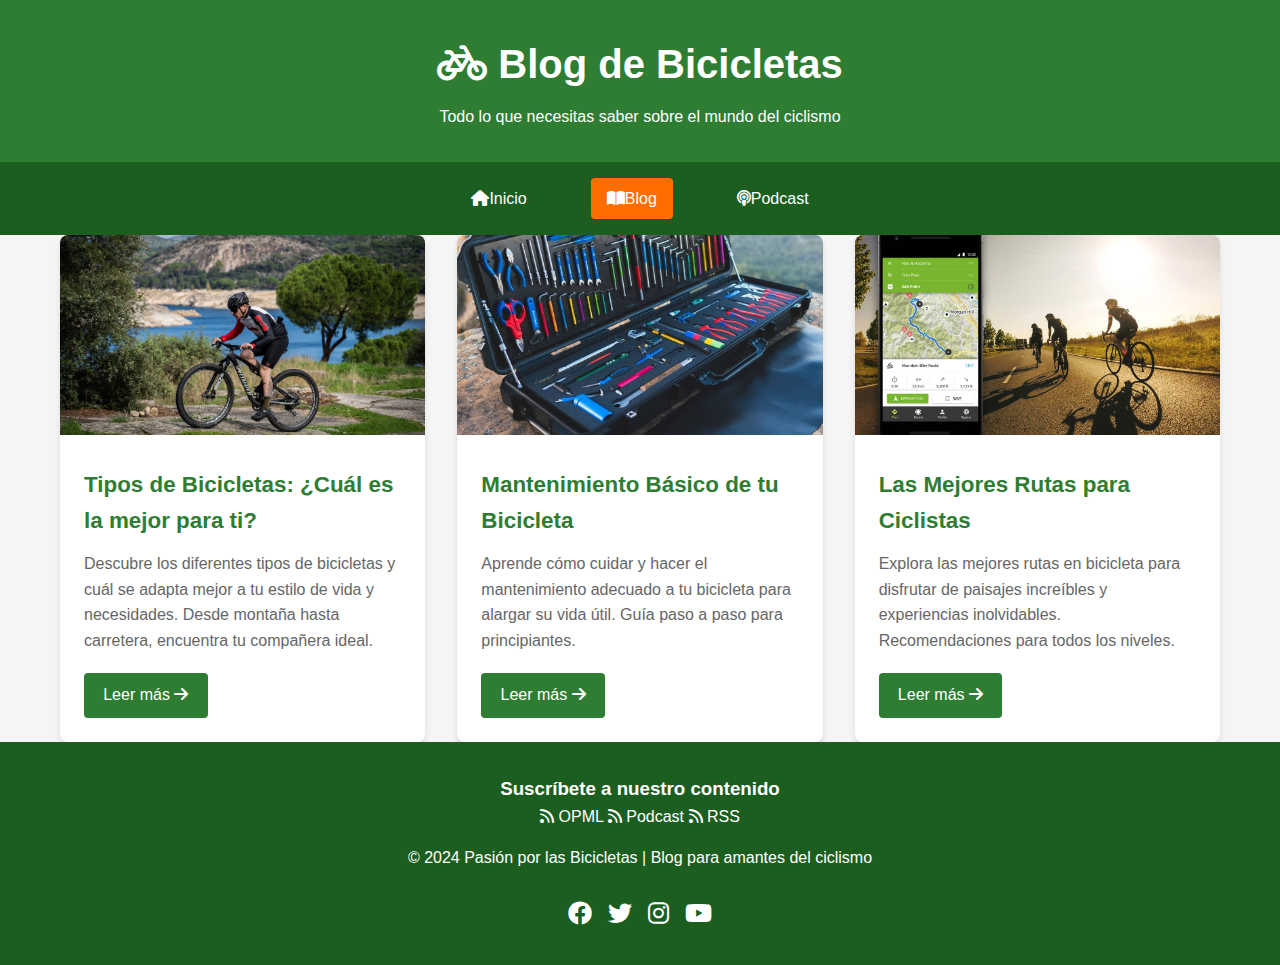
<file: blog/index.html>
<!DOCTYPE html>
<html lang="es">
<head>
    <meta charset="UTF-8">
    <meta name="viewport" content="width=device-width, initial-scale=1.0">
    <title>Blog de Bicicletas | Pasión por el Ciclismo</title>
    <link rel="stylesheet" href="../css/styles.css">
    <link rel="stylesheet" href="https://cdnjs.cloudflare.com/ajax/libs/font-awesome/6.0.0-beta3/css/all.min.css">
</head>
<body>
    <header>
        <div class="container">
            <h1><i class="fas fa-bicycle"></i> Blog de Bicicletas</h1>
            <p>Todo lo que necesitas saber sobre el mundo del ciclismo</p>
        </div>
    </header>
    
    <nav>
        <div class="container">
            <ul>
                <li><a href="../index.html"><i class="fas fa-home"></i> Inicio</a></li>
                <li><a href="index.html" class="active"><i class="fas fa-book-open"></i> Blog</a>
                    <ul>
                        <li><a href="posts/post1.html"><i class="fas fa-biking"></i> Tipos de Bicicletas</a></li>
                        <li><a href="posts/post2.html"><i class="fas fa-tools"></i> Mantenimiento</a></li>
                        <li><a href="posts/post3.html"><i class="fas fa-route"></i> Rutas Recomendadas</a></li>
                    </ul>
                </li>
                <li><a href="../podcast/index.html"><i class="fas fa-podcast"></i> Podcast</a></li>
            </ul>
        </div>
    </nav>
    
    <main class="container">
        <section class="blog-container">
            <article class="blog-post">
                <img src="../blog/images/Montaña.jpg" alt="Bicicleta de montaña">
                <div class="blog-post-content">
                    <h2><a href="posts/post1.html">Tipos de Bicicletas: ¿Cuál es la mejor para ti?</a></h2>
                    <p>Descubre los diferentes tipos de bicicletas y cuál se adapta mejor a tu estilo de vida y necesidades. Desde montaña hasta carretera, encuentra tu compañera ideal.</p>
                    <a href="posts/post1.html" class="read-more">Leer más <i class="fas fa-arrow-right"></i></a>
                </div>
            </article>
            
            <article class="blog-post">
                <img src="../blog/images/herramienta.jpg" alt="Herramientas para mantenimiento">
                <div class="blog-post-content">
                    <h2><a href="posts/post2.html">Mantenimiento Básico de tu Bicicleta</a></h2>
                    <p>Aprende cómo cuidar y hacer el mantenimiento adecuado a tu bicicleta para alargar su vida útil. Guía paso a paso para principiantes.</p>
                    <a href="posts/post2.html" class="read-more">Leer más <i class="fas fa-arrow-right"></i></a>
                </div>
            </article>
            
            <article class="blog-post">
                <img src="../blog/images/ruta.jpg" alt="Ruta en bicicleta">
                <div class="blog-post-content">
                    <h2><a href="posts/post3.html">Las Mejores Rutas para Ciclistas</a></h2>
                    <p>Explora las mejores rutas en bicicleta para disfrutar de paisajes increíbles y experiencias inolvidables. Recomendaciones para todos los niveles.</p>
                    <a href="posts/post3.html" class="read-more">Leer más <i class="fas fa-arrow-right"></i></a>
                </div>
            </article>
        </section>
    </main>
    
    <footer>
        <div class="container footer-content">
            <div class="footer-subscription">
                <h3>Suscríbete a nuestro contenido</h3>
                <div class="subscription-buttons">
                    <a href="feed/feeds.opml" class="btn-rss"><i class="fas fa-rss"></i> OPML</a>
                    <a href="feed/podcast.xml" class="btn-rss"><i class="fas fa-rss"></i> Podcast</a>
                    <a href="feed/rss.xml" class="btn-rss"><i class="fas fa-rss"></i> RSS</a>
                </div>
            </div>
            <p>&copy; 2024 Pasión por las Bicicletas | Blog para amantes del ciclismo</p>
            <div class="social-links">
                <a href="#"><i class="fab fa-facebook"></i></a>
                <a href="#"><i class="fab fa-twitter"></i></a>
                <a href="#"><i class="fab fa-instagram"></i></a>
                <a href="#"><i class="fab fa-youtube"></i></a>
            </div>
        </div>
    </footer>
</body>
</html>
</file>
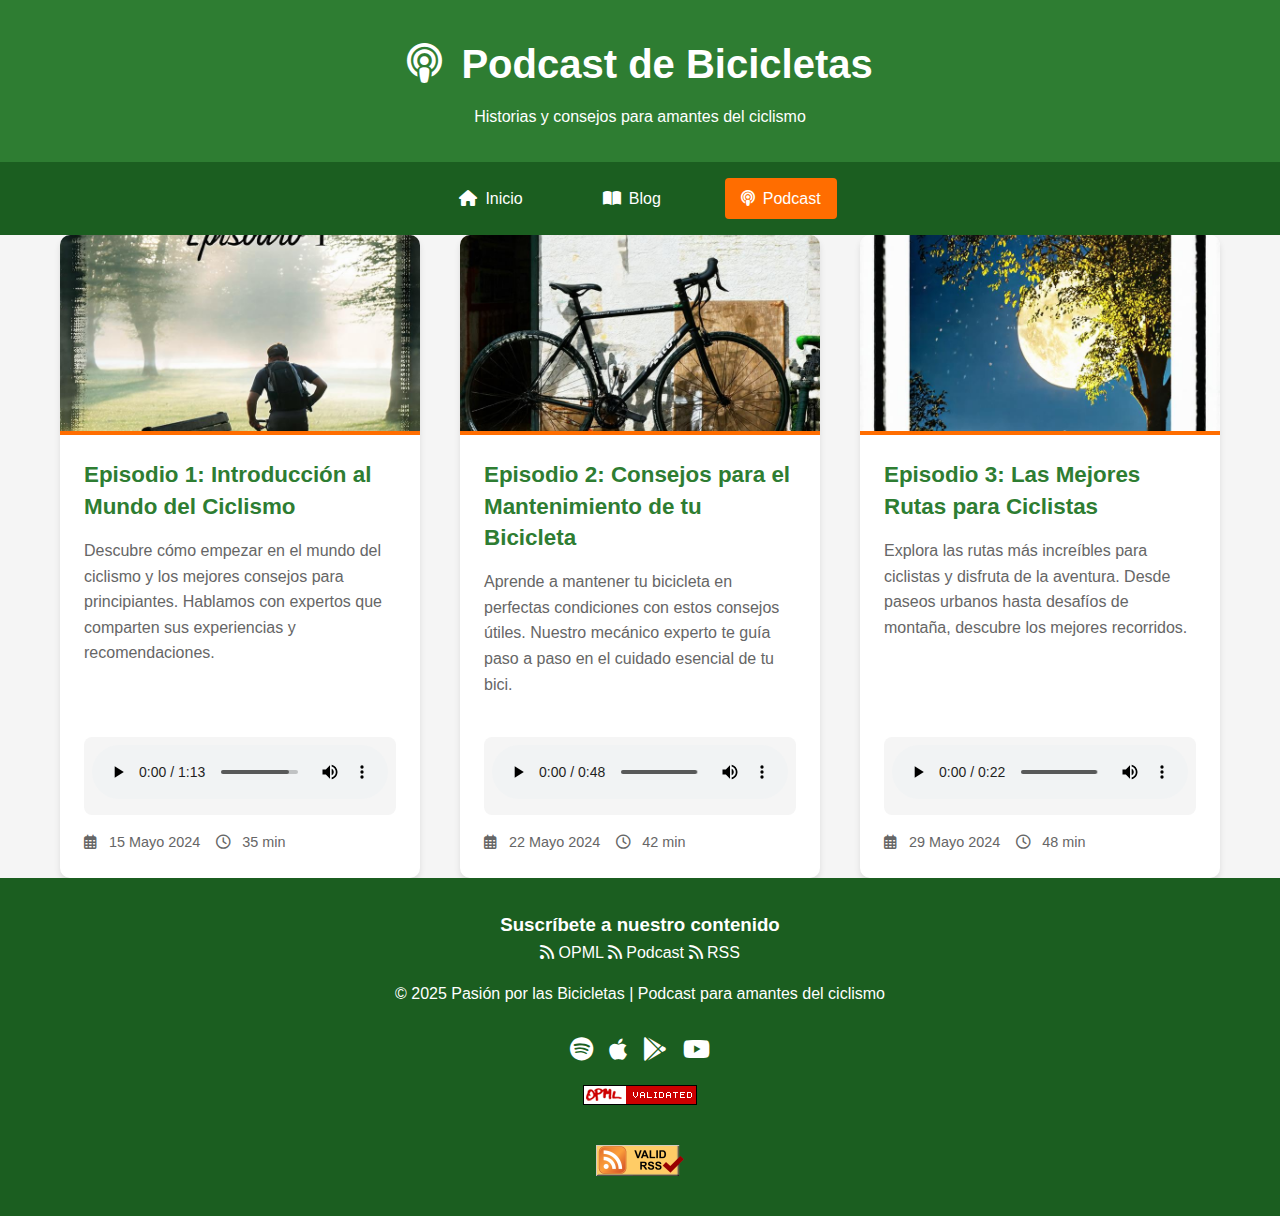
<file: podcast/index.html>
<!DOCTYPE html>
<html lang="es">
<head>
    <meta charset="UTF-8">
    <meta name="viewport" content="width=device-width, initial-scale=1.0">
    <title>Podcast de Bicicletas | Pasión por el Ciclismo</title>
    <link rel="stylesheet" href="../css/styles.css">
    <link rel="stylesheet" href="https://cdnjs.cloudflare.com/ajax/libs/font-awesome/6.0.0-beta3/css/all.min.css">
    <link rel="icon" href="../images/favicon.ico" type="image/x-icon">
</head>
<body>
    <header>
        <div class="container">
            <h1><i class="fas fa-podcast icon"></i> Podcast de Bicicletas</h1>
            <p>Historias y consejos para amantes del ciclismo</p>
        </div>
    </header>
    
    <nav>
        <div class="container">
            <ul>
                <li><a href="../index.html"><i class="fas fa-home icon"></i> Inicio</a></li>
                <li><a href="../blog/index.html"><i class="fas fa-book-open icon"></i> Blog</a></li>
                <li><a href="index.html" class="active"><i class="fas fa-podcast icon"></i> Podcast</a></li>
            </ul>
        </div>
    </nav>
    
    <main class="container">
        <section class="podcast-container">
            <article class="podcast-episode">
                <img src="../images/Introducción al Mundo del Ciclismo.jpeg" alt="Episodio 1: Introducción al Mundo del Ciclismo">
                <div class="episode-content">
                    <h2>Episodio 1: Introducción al Mundo del Ciclismo</h2>
                    <p>Descubre cómo empezar en el mundo del ciclismo y los mejores consejos para principiantes. Hablamos con expertos que comparten sus experiencias y recomendaciones.</p>
                    <div class="audio-player">
                        <audio controls>
                            <source src="../podcast/episodio1 (1).mp3" type="audio/mpeg">
                            Tu navegador no soporta el elemento de audio.
                        </audio>
                    </div>
                    <div class="episode-meta">
                        <span><i class="far fa-calendar-alt icon"></i> 15 Mayo 2024</span>
                        <span><i class="far fa-clock icon"></i> 35 min</span>
                    </div>
                </div>
            </article>
            
            <article class="podcast-episode">
                <img src="../images/Consejos para el Mantenimiento de tu Bicicleta.jpeg" alt="Episodio 2: Consejos para el Mantenimiento de tu Bicicleta">
                <div class="episode-content">
                    <h2>Episodio 2: Consejos para el Mantenimiento de tu Bicicleta</h2>
                    <p>Aprende a mantener tu bicicleta en perfectas condiciones con estos consejos útiles. Nuestro mecánico experto te guía paso a paso en el cuidado esencial de tu bici.</p>
                    <div class="audio-player">
                        <audio controls>
                            <source src="../podcast/episodio2 (2).mp3" type="audio/mpeg">
                            Tu navegador no soporta el elemento de audio.
                        </audio>
                    </div>
                    <div class="episode-meta">
                        <span><i class="far fa-calendar-alt icon"></i> 22 Mayo 2024</span>
                        <span><i class="far fa-clock icon"></i> 42 min</span>
                    </div>
                </div>
            </article>
            
            <article class="podcast-episode">
                <img src="../images/Las Mejores Rutas para Ciclistas.jpeg" alt="Episodio 3: Las Mejores Rutas para Ciclistas">
                <div class="episode-content">
                    <h2>Episodio 3: Las Mejores Rutas para Ciclistas</h2>
                    <p>Explora las rutas más increíbles para ciclistas y disfruta de la aventura. Desde paseos urbanos hasta desafíos de montaña, descubre los mejores recorridos.</p>
                    <div class="audio-player">
                        <audio controls>
                            <source src="../podcast/episodio3 (3).mp3" type="audio/mpeg">
                            Tu navegador no soporta el elemento de audio.
                        </audio>
                    </div>
                    <div class="episode-meta">
                        <span><i class="far fa-calendar-alt icon"></i> 29 Mayo 2024</span>
                        <span><i class="far fa-clock icon"></i> 48 min</span>
                    </div>
                </div>
            </article>
        </section>
    </main>
    
    <footer>
        <div class="container footer-content">
            <div class="footer-subscription">
                <h3>Suscríbete a nuestro contenido</h3>
                <div class="subscription-buttons">
                    <a href="feed/feeds.opml" class="btn-rss"><i class="fas fa-rss"></i> OPML</a>
                    <a href="feed/podcast.xml" class="btn-rss"><i class="fas fa-rss"></i> Podcast</a>
                    <a href="feed/rss.xml" class="btn-rss"><i class="fas fa-rss"></i> RSS</a>
                </div>
            </div>
            <p>&copy; 2025 Pasión por las Bicicletas | Podcast para amantes del ciclismo</p>
            <div class="social-links">
                <a href="#"><i class="fab fa-spotify"></i></a>
                <a href="#"><i class="fab fa-apple"></i></a>
                <a href="#"><i class="fab fa-google-play"></i></a>
                <a href="#"><i class="fab fa-youtube"></i></a>
            </div>

            <!-- Added OPML validation link here -->
            <div class="opml-validation">
                <a href="http://www.feedvalidator.org/check.cgi?url=https%3A//alejandro98jk.github.io/web-rss/feed/feeds.opml">
                    <img src="../images/valid-opml.gif" alt="[Valid OPML]" title="Validate my OPML feed" />
                </a>
            </div>
            
            <div class="rss-badge">
                <a href="http://www.feedvalidator.org/check.cgi?url=https%3A//alejandro98jk.github.io/web-rss/feed/podcast.xml">
                    <img src="../images/valid-rss-rogers.png" alt="[Valid RSS]" title="Validate my RSS feed">
                </a>
            </div>
        </div>
    </footer>
</body>
</html>
</file>
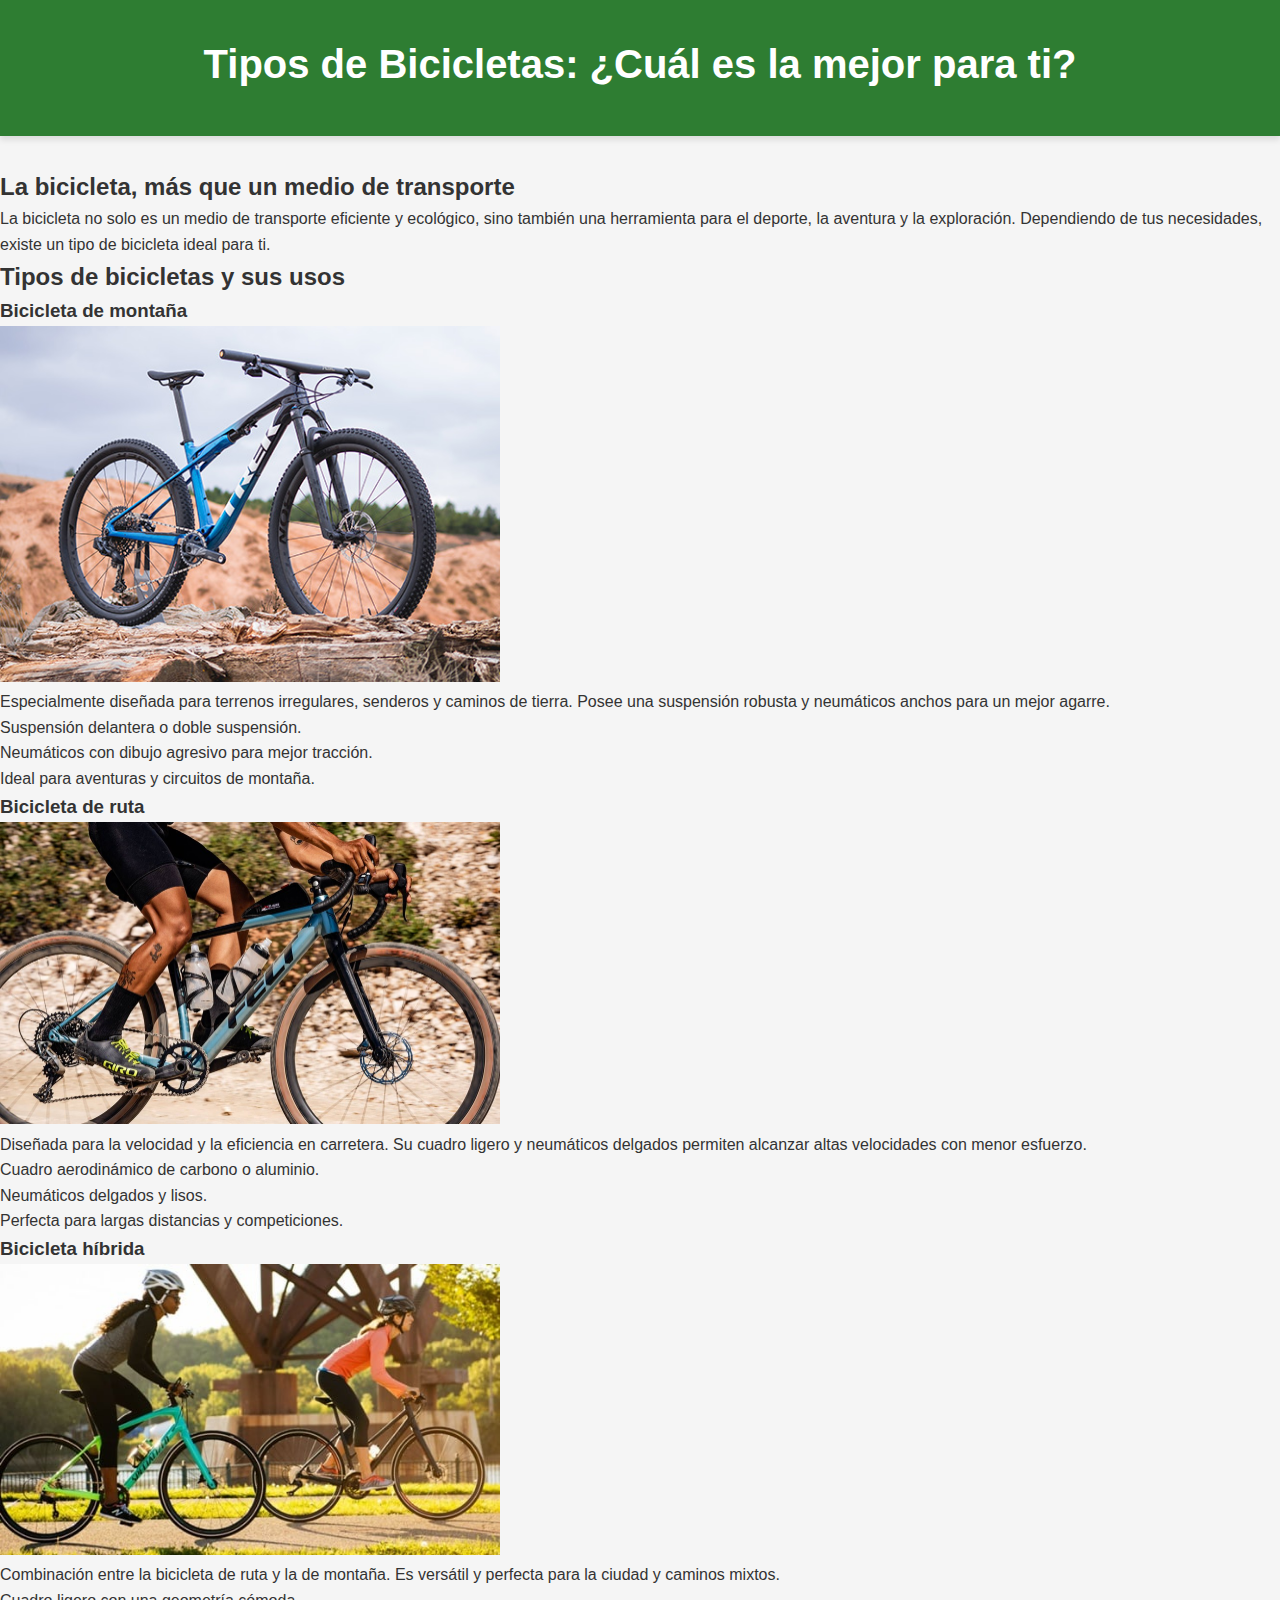
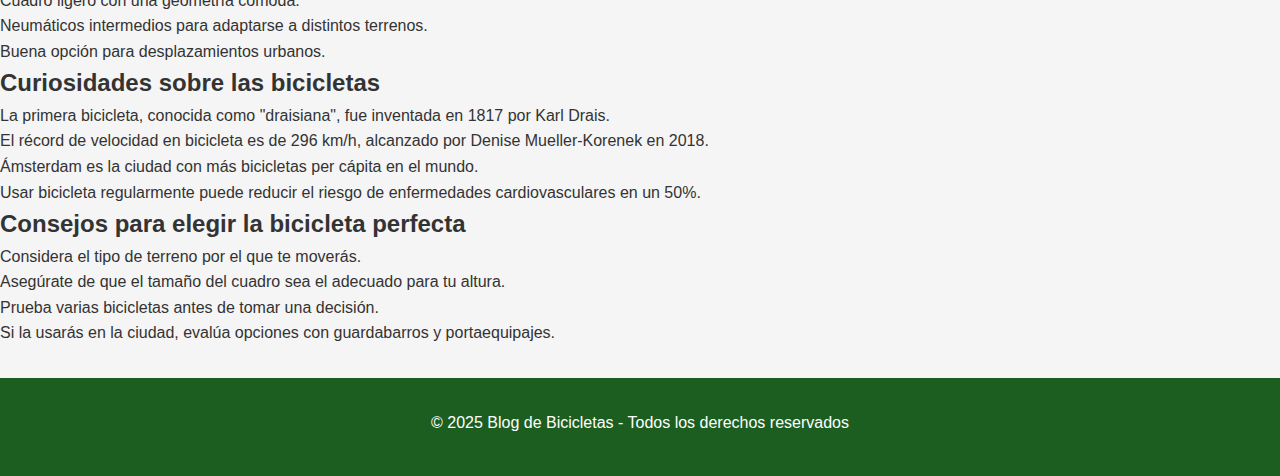
<file: blog/posts/post1.html>
<!DOCTYPE html>
<html lang="es">
<head>
    <meta charset="UTF-8">
    <meta name="viewport" content="width=device-width, initial-scale=1.0">
    <title>Tipos de Bicicletas: ¿Cuál es la mejor para ti?</title>
    <link rel="stylesheet" href="/css/styles.css">
</head>
<body>
    <header>
        <h1>Tipos de Bicicletas: ¿Cuál es la mejor para ti?</h1>
    </header>
    <main>
        <section>
            <h2>La bicicleta, más que un medio de transporte</h2>
            <p>La bicicleta no solo es un medio de transporte eficiente y ecológico, sino también una herramienta para el deporte, la aventura y la exploración. Dependiendo de tus necesidades, existe un tipo de bicicleta ideal para ti.</p>
        </section>
        
        <section>
            <h2>Tipos de bicicletas y sus usos</h2>
            <article>
                <h3>Bicicleta de montaña</h3>
                <img src="../images/Bicicleta de montaña.jpg" alt="Bicicleta de montaña" width="500">
                <p>Especialmente diseñada para terrenos irregulares, senderos y caminos de tierra. Posee una suspensión robusta y neumáticos anchos para un mejor agarre.</p>
                <ul>
                    <li>Suspensión delantera o doble suspensión.</li>
                    <li>Neumáticos con dibujo agresivo para mejor tracción.</li>
                    <li>Ideal para aventuras y circuitos de montaña.</li>
                </ul>
            </article>
            
            <article>
                <h3>Bicicleta de ruta</h3>
                <img src="../images/Bicicleta de ruta.jpg" alt="Bicicleta de ruta" width="500">
                <p>Diseñada para la velocidad y la eficiencia en carretera. Su cuadro ligero y neumáticos delgados permiten alcanzar altas velocidades con menor esfuerzo.</p>
                <ul>
                    <li>Cuadro aerodinámico de carbono o aluminio.</li>
                    <li>Neumáticos delgados y lisos.</li>
                    <li>Perfecta para largas distancias y competiciones.</li>
                </ul>
            </article>
            
            <article>
                <h3>Bicicleta híbrida</h3>
                <img src="../images/Bicicleta híbrida.jpg" alt="Bicicleta híbrida" width="500">
                <p>Combinación entre la bicicleta de ruta y la de montaña. Es versátil y perfecta para la ciudad y caminos mixtos.</p>
                <ul>
                    <li>Cuadro ligero con una geometría cómoda.</li>
                    <li>Neumáticos intermedios para adaptarse a distintos terrenos.</li>
                    <li>Buena opción para desplazamientos urbanos.</li>
                </ul>
            </article>
        </section>
        
        <section>
            <h2>Curiosidades sobre las bicicletas</h2>
            <ul>
                <li>La primera bicicleta, conocida como "draisiana", fue inventada en 1817 por Karl Drais.</li>
                <li>El récord de velocidad en bicicleta es de 296 km/h, alcanzado por Denise Mueller-Korenek en 2018.</li>
                <li>Ámsterdam es la ciudad con más bicicletas per cápita en el mundo.</li>
                <li>Usar bicicleta regularmente puede reducir el riesgo de enfermedades cardiovasculares en un 50%.</li>
            </ul>
        </section>
        
        <section>
            <h2>Consejos para elegir la bicicleta perfecta</h2>
            <ul>
                <li>Considera el tipo de terreno por el que te moverás.</li>
                <li>Asegúrate de que el tamaño del cuadro sea el adecuado para tu altura.</li>
                <li>Prueba varias bicicletas antes de tomar una decisión.</li>
                <li>Si la usarás en la ciudad, evalúa opciones con guardabarros y portaequipajes.</li>
            </ul>
        </section>
    </main>
    <footer>
        <p>&copy; 2025 Blog de Bicicletas - Todos los derechos reservados</p>
    </footer>
</body>
</html>
</file>
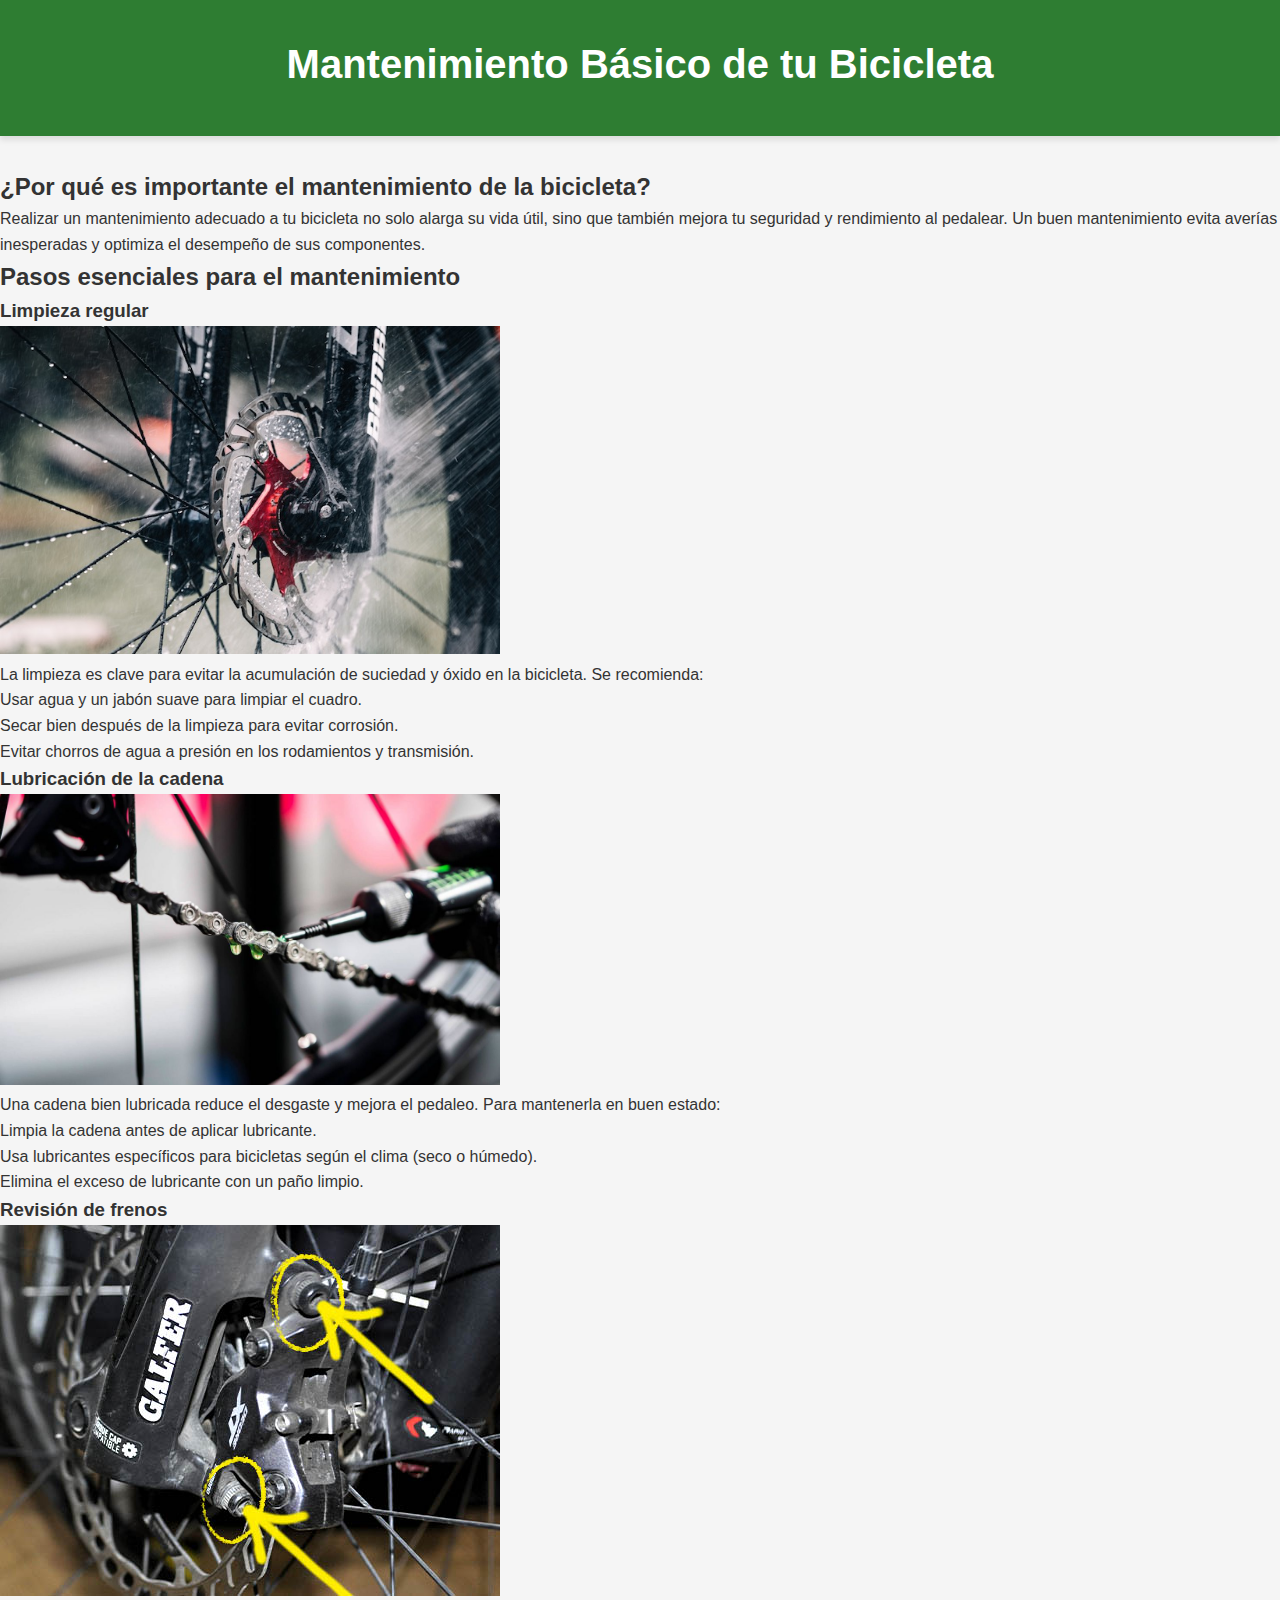
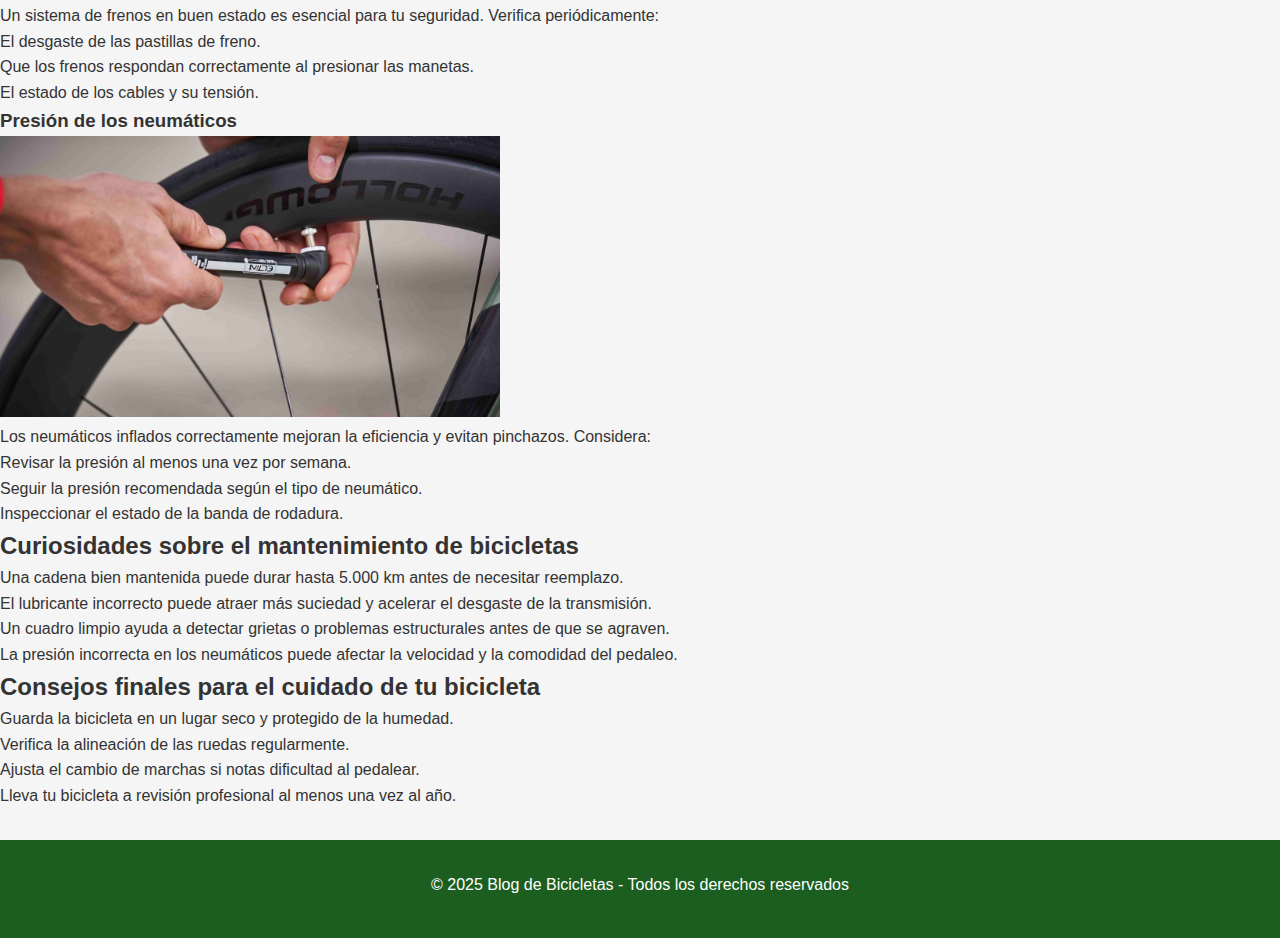
<file: blog/posts/post2.html>
<!DOCTYPE html>
<html lang="es">
<head>
    <meta charset="UTF-8">
    <meta name="viewport" content="width=device-width, initial-scale=1.0">
    <title>Mantenimiento Básico de tu Bicicleta</title>
    <link rel="stylesheet" href="/css/styles.css">
</head>
<body>
    <header>
        <h1>Mantenimiento Básico de tu Bicicleta</h1>
    </header>
    <main>
        <section>
            <h2>¿Por qué es importante el mantenimiento de la bicicleta?</h2>
            <p>Realizar un mantenimiento adecuado a tu bicicleta no solo alarga su vida útil, sino que también mejora tu seguridad y rendimiento al pedalear. Un buen mantenimiento evita averías inesperadas y optimiza el desempeño de sus componentes.</p>
        <section>
            <h2>Pasos esenciales para el mantenimiento</h2>
            <article>
                <h3>Limpieza regular</h3>
                <img src="../images/Limpieza de una bicicleta.jpg" alt="Limpieza de una bicicleta" width="500">
                <p>La limpieza es clave para evitar la acumulación de suciedad y óxido en la bicicleta. Se recomienda:</p>
                <ul>
                    <li>Usar agua y un jabón suave para limpiar el cuadro.</li>
                    <li>Secar bien después de la limpieza para evitar corrosión.</li>
                    <li>Evitar chorros de agua a presión en los rodamientos y transmisión.</li>
                </ul>
            </article>
            
            <article>
                <h3>Lubricación de la cadena</h3>
                <img src="../images/Aplicando lubricante a la cadena de bicicleta.jpeg" alt="Aplicando lubricante a la cadena de bicicleta" width="500">
                <p>Una cadena bien lubricada reduce el desgaste y mejora el pedaleo. Para mantenerla en buen estado:</p>
                <ul>
                    <li>Limpia la cadena antes de aplicar lubricante.</li>
                    <li>Usa lubricantes específicos para bicicletas según el clima (seco o húmedo).</li>
                    <li>Elimina el exceso de lubricante con un paño limpio.</li>
                </ul>
            </article>
            
            <article>
                <h3>Revisión de frenos</h3>
                <img src="../images/Ajuste de frenos de bicicleta.jpeg" alt="Ajuste de frenos de bicicleta" width="500">
                <p>Un sistema de frenos en buen estado es esencial para tu seguridad. Verifica periódicamente:</p>
                <ul>
                    <li>El desgaste de las pastillas de freno.</li>
                    <li>Que los frenos respondan correctamente al presionar las manetas.</li>
                    <li>El estado de los cables y su tensión.</li>
                </ul>
            </article>
            
            <article>
                <h3>Presión de los neumáticos</h3>
                <img src="../images/Comprobando presión de neumáticos.jpg" alt="Comprobando presión de neumáticos" width="500">
                <p>Los neumáticos inflados correctamente mejoran la eficiencia y evitan pinchazos. Considera:</p>
                <ul>
                    <li>Revisar la presión al menos una vez por semana.</li>
                    <li>Seguir la presión recomendada según el tipo de neumático.</li>
                    <li>Inspeccionar el estado de la banda de rodadura.</li>
                </ul>
            </article>
        </section>
        
        <section>
            <h2>Curiosidades sobre el mantenimiento de bicicletas</h2>
            <ul>
                <li>Una cadena bien mantenida puede durar hasta 5.000 km antes de necesitar reemplazo.</li>
                <li>El lubricante incorrecto puede atraer más suciedad y acelerar el desgaste de la transmisión.</li>
                <li>Un cuadro limpio ayuda a detectar grietas o problemas estructurales antes de que se agraven.</li>
                <li>La presión incorrecta en los neumáticos puede afectar la velocidad y la comodidad del pedaleo.</li>
            </ul>
        </section>
        
        <section>
            <h2>Consejos finales para el cuidado de tu bicicleta</h2>
            <ul>
                <li>Guarda la bicicleta en un lugar seco y protegido de la humedad.</li>
                <li>Verifica la alineación de las ruedas regularmente.</li>
                <li>Ajusta el cambio de marchas si notas dificultad al pedalear.</li>
                <li>Lleva tu bicicleta a revisión profesional al menos una vez al año.</li>
            </ul>
        </section>
    </main>
    <footer>
        <p>&copy; 2025 Blog de Bicicletas - Todos los derechos reservados</p>
    </footer>
</body>
</html>
</file>
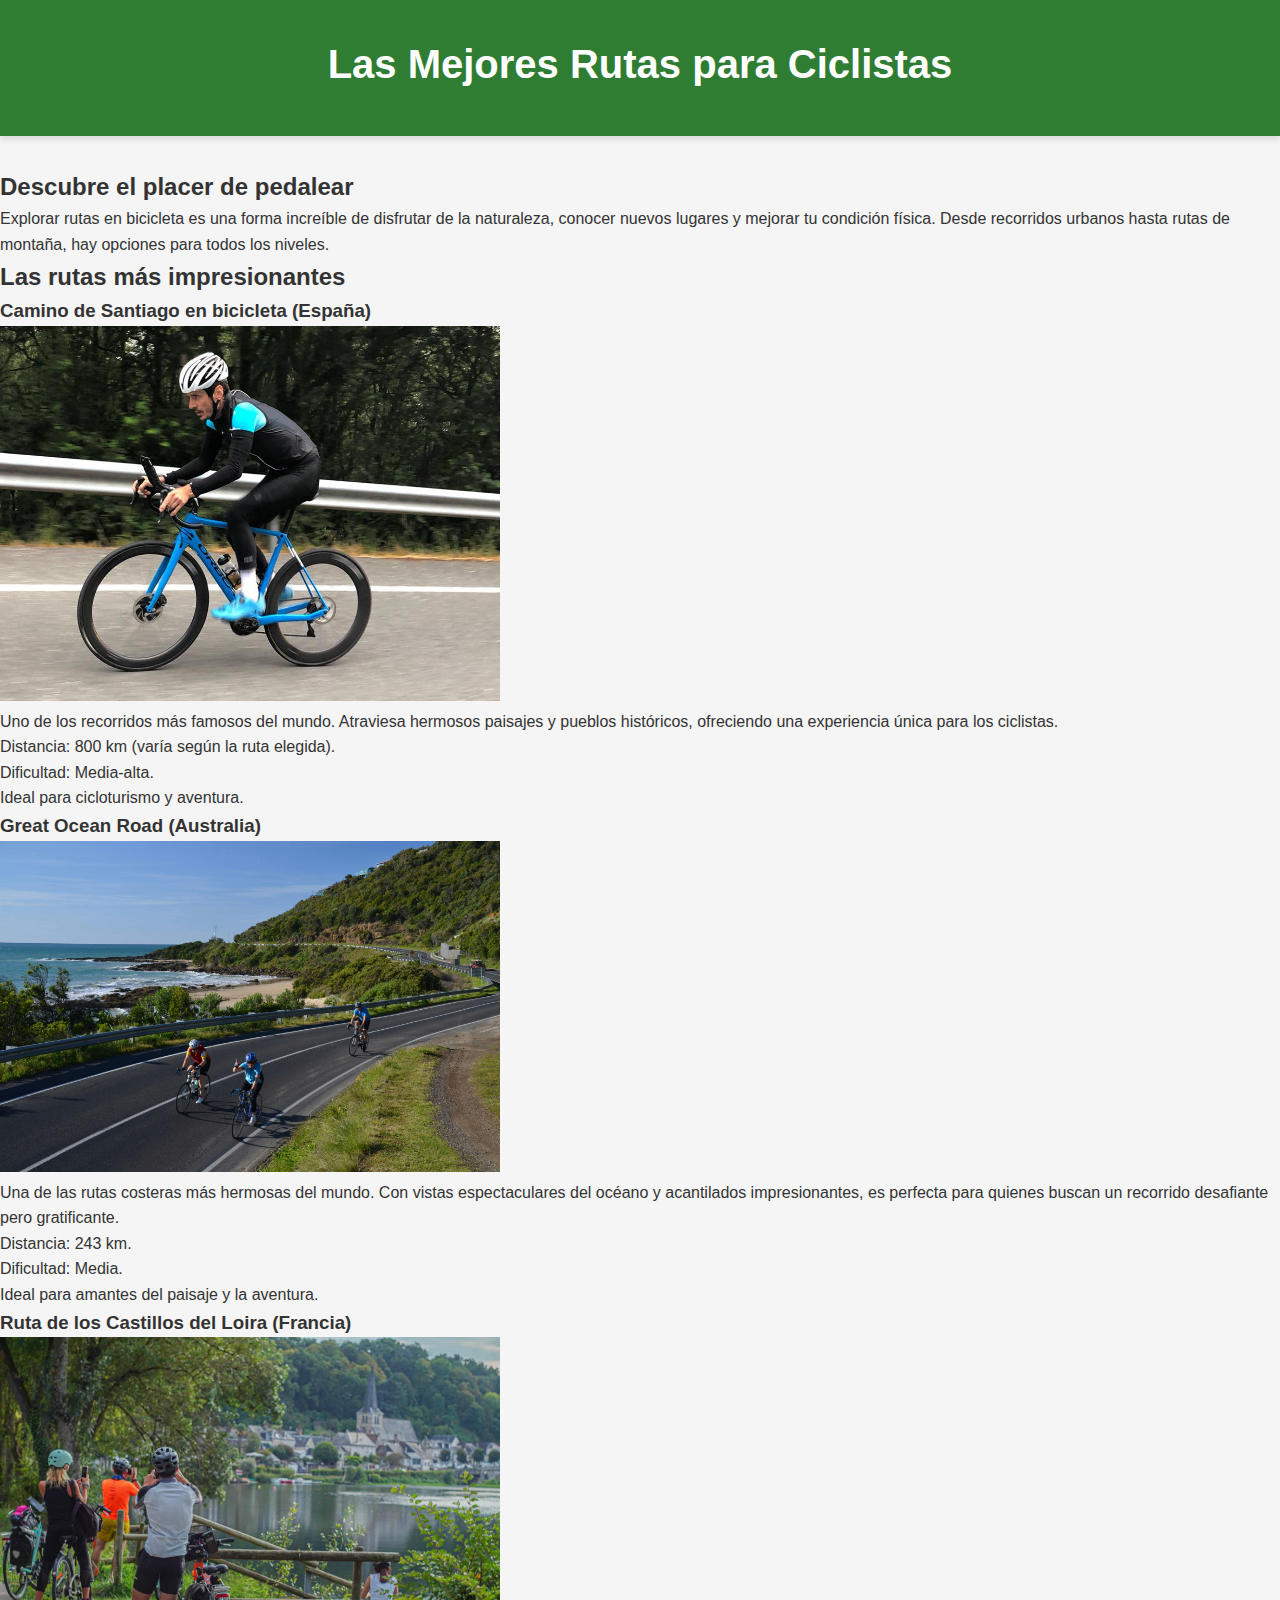
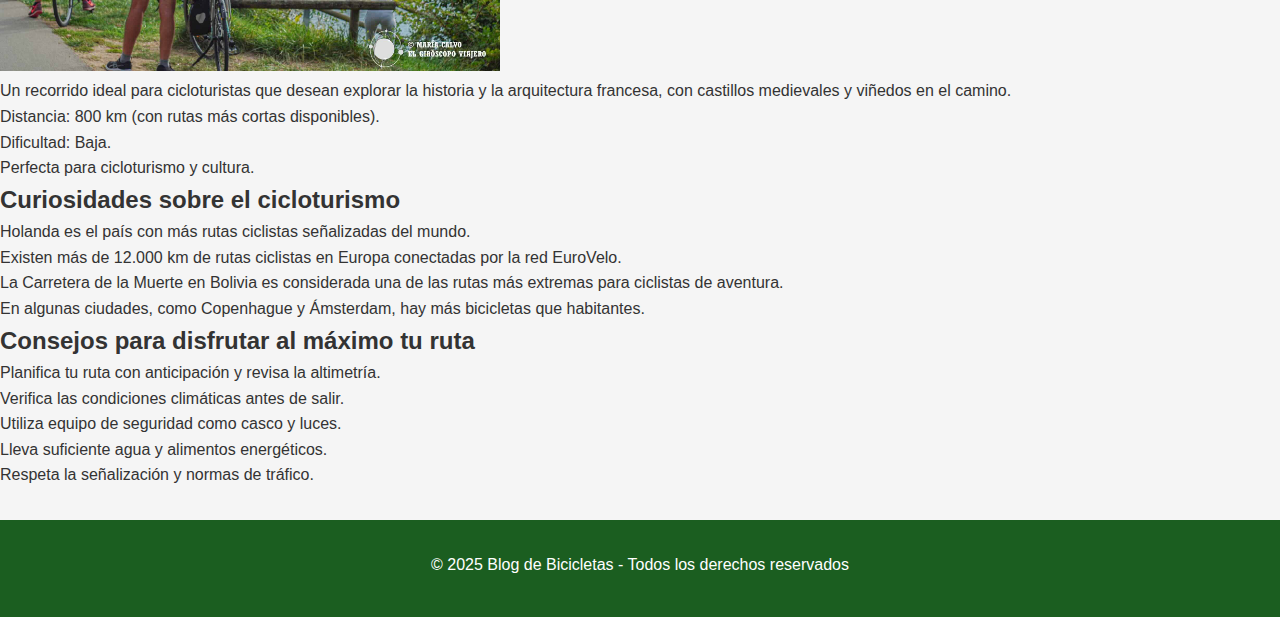
<file: blog/posts/post3.html>
<!DOCTYPE html>
<html lang="es">
<head>
    <meta charset="UTF-8">
    <meta name="viewport" content="width=device-width, initial-scale=1.0">
    <title>Las Mejores Rutas para Ciclistas</title>
    <link rel="stylesheet" href="/css/styles.css">
</head>
<body>
    <header>
        <h1>Las Mejores Rutas para Ciclistas</h1>
    </header>
    <main>
        <section>
            <h2>Descubre el placer de pedalear</h2>
            <p>Explorar rutas en bicicleta es una forma increíble de disfrutar de la naturaleza, conocer nuevos lugares y mejorar tu condición física. Desde recorridos urbanos hasta rutas de montaña, hay opciones para todos los niveles.</p>
        </section>
        
        <section>
            <h2>Las rutas más impresionantes</h2>
            <article>
                <h3>Camino de Santiago en bicicleta (España)</h3>
                <img src="../images/Camino de Santiago en bicicleta (España).jpg" alt="Ciclista en el Camino de Santiago" width="500">
                <p>Uno de los recorridos más famosos del mundo. Atraviesa hermosos paisajes y pueblos históricos, ofreciendo una experiencia única para los ciclistas.</p>
                <ul>
                    <li>Distancia: 800 km (varía según la ruta elegida).</li>
                    <li>Dificultad: Media-alta.</li>
                    <li>Ideal para cicloturismo y aventura.</li>
                </ul>
            </article>
            
            <article>
                <h3>Great Ocean Road (Australia)</h3>
                <img src="../images/Vista de la Great Ocean Road en bicicleta.jpeg" alt="Vista de la Great Ocean Road en bicicleta" width="500">
                <p>Una de las rutas costeras más hermosas del mundo. Con vistas espectaculares del océano y acantilados impresionantes, es perfecta para quienes buscan un recorrido desafiante pero gratificante.</p>
                <ul>
                    <li>Distancia: 243 km.</li>
                    <li>Dificultad: Media.</li>
                    <li>Ideal para amantes del paisaje y la aventura.</li>
                </ul>
            </article>
            <article>
                <h3>Ruta de los Castillos del Loira (Francia)</h3>
                <img src="../images/Ciclistas recorriendo la Ruta del Loira.jpg" alt="Ciclistas recorriendo la Ruta del Loira" width="500">
                <p>Un recorrido ideal para cicloturistas que desean explorar la historia y la arquitectura francesa, con castillos medievales y viñedos en el camino.</p>
                <ul>
                    <li>Distancia: 800 km (con rutas más cortas disponibles).</li>
                    <li>Dificultad: Baja.</li>
                    <li>Perfecta para cicloturismo y cultura.</li>
                </ul>
            </article>
        </section>
        <section>
            <h2>Curiosidades sobre el cicloturismo</h2>
            <ul>
                <li>Holanda es el país con más rutas ciclistas señalizadas del mundo.</li>
                <li>Existen más de 12.000 km de rutas ciclistas en Europa conectadas por la red EuroVelo.</li>
                <li>La Carretera de la Muerte en Bolivia es considerada una de las rutas más extremas para ciclistas de aventura.</li>
                <li>En algunas ciudades, como Copenhague y Ámsterdam, hay más bicicletas que habitantes.</li>
            </ul>
        </section>
        
        <section>
            <h2>Consejos para disfrutar al máximo tu ruta</h2>
            <ul>
                <li>Planifica tu ruta con anticipación y revisa la altimetría.</li>
                <li>Verifica las condiciones climáticas antes de salir.</li>
                <li>Utiliza equipo de seguridad como casco y luces.</li>
                <li>Lleva suficiente agua y alimentos energéticos.</li>
                <li>Respeta la señalización y normas de tráfico.</li>
            </ul>
    </main>
    <footer>
        <p>&copy; 2025 Blog de Bicicletas - Todos los derechos reservados</p>
    </footer>
</body>
</html>
</file>
<file: css/styles.css>
/* ===== VARIABLES Y ESTILOS BASE ===== */
:root {
  /* Colores principales */
  --primary-color: #2e7d32;       /* Verde principal */
  --secondary-color: #ff6d00;     /* Naranja/accent */
  --dark-color: #1b5e20;          /* Verde oscuro */
  --light-color: #f5f5f5;         /* Fondo claro */
  --text-color: #333;             /* Texto principal */
  --text-light: #666;             /* Texto secundario */
  
  /* Efectos */
  --shadow: 0 4px 6px rgba(0, 0, 0, 0.1);
  --shadow-hover: 0 10px 20px rgba(0, 0, 0, 0.15);
  --transition: all 0.3s ease;
}

* {
  margin: 0;
  padding: 0;
  box-sizing: border-box;
}

body {
  font-family: 'Segoe UI', Tahoma, Geneva, Verdana, sans-serif;
  line-height: 1.6;
  color: var(--text-color);
  background-color: var(--light-color);
  display: flex;
  flex-direction: column;
  min-height: 100vh;
}

/* ===== ESTRUCTURA COMÚN ===== */
.container {
  width: 100%;
  max-width: 1200px;
  margin: 0 auto;
  padding: 0 20px;
}

/* Encabezado */
header {
  background-color: var(--primary-color);
  color: white;
  padding: 2rem 0;
  text-align: center;
  box-shadow: var(--shadow);
}

header h1 {
  font-size: 2.5rem;
  margin-bottom: 0.5rem;
}

/* Navegación */
nav {
  background-color: var(--dark-color);
  position: sticky;
  top: 0;
  z-index: 100;
}

nav ul {
  display: flex;
  justify-content: center;
  list-style: none;
  padding: 1rem 0;
}

nav ul li {
  position: relative;
  margin: 0 1.5rem;
}

nav ul li a {
  color: white;
  text-decoration: none;
  font-weight: 500;
  padding: 0.5rem 1rem;
  border-radius: 4px;
  transition: var(--transition);
  display: flex;
  align-items: center;
}

nav ul li a:hover {
  background-color: rgba(255, 255, 255, 0.1);
}

nav ul li a.active {
  background-color: var(--secondary-color);
}

/* Submenú (para blog) */
nav ul li ul {
  display: none;
  position: absolute;
  left: 0;
  top: 100%;
  background-color: white;
  min-width: 200px;
  box-shadow: var(--shadow);
  border-radius: 4px;
  z-index: 1;
}

nav ul li:hover ul {
  display: block;
}

nav ul li ul li {
  margin: 0;
  width: 100%;
}

nav ul li ul li a {
  color: var(--text-color);
  display: block;
  padding: 0.8rem 1rem;
}

nav ul li ul li a:hover {
  background-color: var(--light-color);
  color: var(--primary-color);
}

/* Contenido principal */
main {
  flex: 1;
  padding: 2rem 0;
}

.section-title {
  color: var(--primary-color);
  margin-bottom: 1.5rem;
  font-size: 1.8rem;
  text-align: center;
  position: relative;
  padding-bottom: 0.5rem;
}

.section-title::after {
  content: '';
  position: absolute;
  bottom: 0;
  left: 50%;
  transform: translateX(-50%);
  width: 80px;
  height: 3px;
  background-color: var(--secondary-color);
}

/* ===== ESTILOS PARA BLOG ===== */
.blog-container {
  display: grid;
  grid-template-columns: repeat(auto-fit, minmax(300px, 1fr));
  gap: 2rem;
}

.blog-post {
  background-color: white;
  border-radius: 8px;
  overflow: hidden;
  box-shadow: var(--shadow);
  transition: var(--transition);
}

.blog-post:hover {
  transform: translateY(-5px);
  box-shadow: var(--shadow-hover);
}

.blog-post img {
  width: 100%;
  height: 200px;
  object-fit: cover;
  transition: var(--transition);
}

.blog-post:hover img {
  transform: scale(1.05);
}

.blog-post-content {
  padding: 1.5rem;
}

.blog-post h2 {
  color: var(--primary-color);
  margin-bottom: 0.8rem;
  font-size: 1.4rem;
}

.blog-post h2 a {
  color: inherit;
  text-decoration: none;
  transition: var(--transition);
}

.blog-post h2 a:hover {
  color: var(--secondary-color);
}

.blog-post p {
  color: var(--text-light);
  margin-bottom: 1.2rem;
}

.read-more {
  display: inline-block;
  background-color: var(--primary-color);
  color: white;
  padding: 0.6rem 1.2rem;
  border-radius: 4px;
  text-decoration: none;
  font-weight: 500;
  transition: var(--transition);
}

.read-more:hover {
  background-color: var(--secondary-color);
}

/* ===== ESTILOS PARA PODCAST ===== */
.podcast-container {
  display: grid;
  grid-template-columns: repeat(auto-fit, minmax(350px, 1fr));
  gap: 2.5rem;
}

.podcast-episode {
  background-color: white;
  border-radius: 10px;
  overflow: hidden;
  box-shadow: var(--shadow);
  transition: var(--transition);
  display: flex;
  flex-direction: column;
}

.podcast-episode:hover {
  transform: translateY(-5px);
  box-shadow: var(--shadow-hover);
}

.podcast-episode img {
  width: 100%;
  height: 200px;
  object-fit: cover;
  border-bottom: 4px solid var(--secondary-color);
}

.episode-content {
  padding: 1.5rem;
  flex: 1;
  display: flex;
  flex-direction: column;
}

.podcast-episode h2 {
  color: var(--primary-color);
  margin-bottom: 1rem;
  font-size: 1.4rem;
  line-height: 1.4;
}

.podcast-episode p {
  color: var(--text-light);
  margin-bottom: 1.5rem;
  flex: 1;
}

.audio-player {
  width: 100%;
  margin: 1rem 0;
  background: var(--light-color);
  border-radius: 8px;
  padding: 0.5rem;
}

audio {
  width: 100%;
}

.episode-meta {
  display: flex;
  gap: 1rem;
  color: var(--text-light);
  font-size: 0.9rem;
}

/* ===== ELEMENTOS COMUNES ===== */
/* Hero section */
.hero {
  background: linear-gradient(rgba(0, 0, 0, 0.5), rgba(0, 0, 0, 0.5)), 
              url('https://images.unsplash.com/photo-1511994298241-608e28f14fde?ixlib=rb-1.2.1&auto=format&fit=crop&w=1350&q=80');
  background-size: cover;
  background-position: center;
  color: white;
  text-align: center;
  padding: 5rem 1rem;
  margin-bottom: 2rem;
  border-radius: 8px;
}

.hero h2 {
  font-size: 2.5rem;
  margin-bottom: 1rem;
}

.hero p {
  font-size: 1.2rem;
  max-width: 800px;
  margin: 0 auto;
}

/* Pie de página */
footer {
  background-color: var(--dark-color);
  color: white;
  text-align: center;
  padding: 2rem 0;
  margin-top: auto;
}

.footer-content {
  display: flex;
  flex-direction: column;
  align-items: center;
  gap: 1rem;
}

footer p {
  margin-bottom: 0.5rem;
}

footer a {
  color: white;
  text-decoration: none;
  transition: var(--transition);
}

footer a:hover {
  color: var(--secondary-color);
}

.social-links {
  display: flex;
  gap: 1rem;
  font-size: 1.5rem;
}

.social-links a {
  color: white;
  transition: var(--transition);
}

.social-links a:hover {
  color: var(--secondary-color);
  transform: translateY(-3px);
}

.rss-badge {
  margin-top: 1rem;
}

/* ===== RESPONSIVE ===== */
@media (max-width: 768px) {
  nav ul {
    flex-direction: column;
    align-items: center;
  }
  
  nav ul li {
    margin: 0.5rem 0;
  }
  
  nav ul li ul {
    position: static;
    width: 100%;
    margin-top: 0.5rem;
  }
  
  .blog-container,
  .podcast-container {
    grid-template-columns: 1fr;
  }
  
  .hero h2 {
    font-size: 2rem;
  }
}

/* Iconos */
.icon {
  margin-right: 0.5rem;
}
</file>
